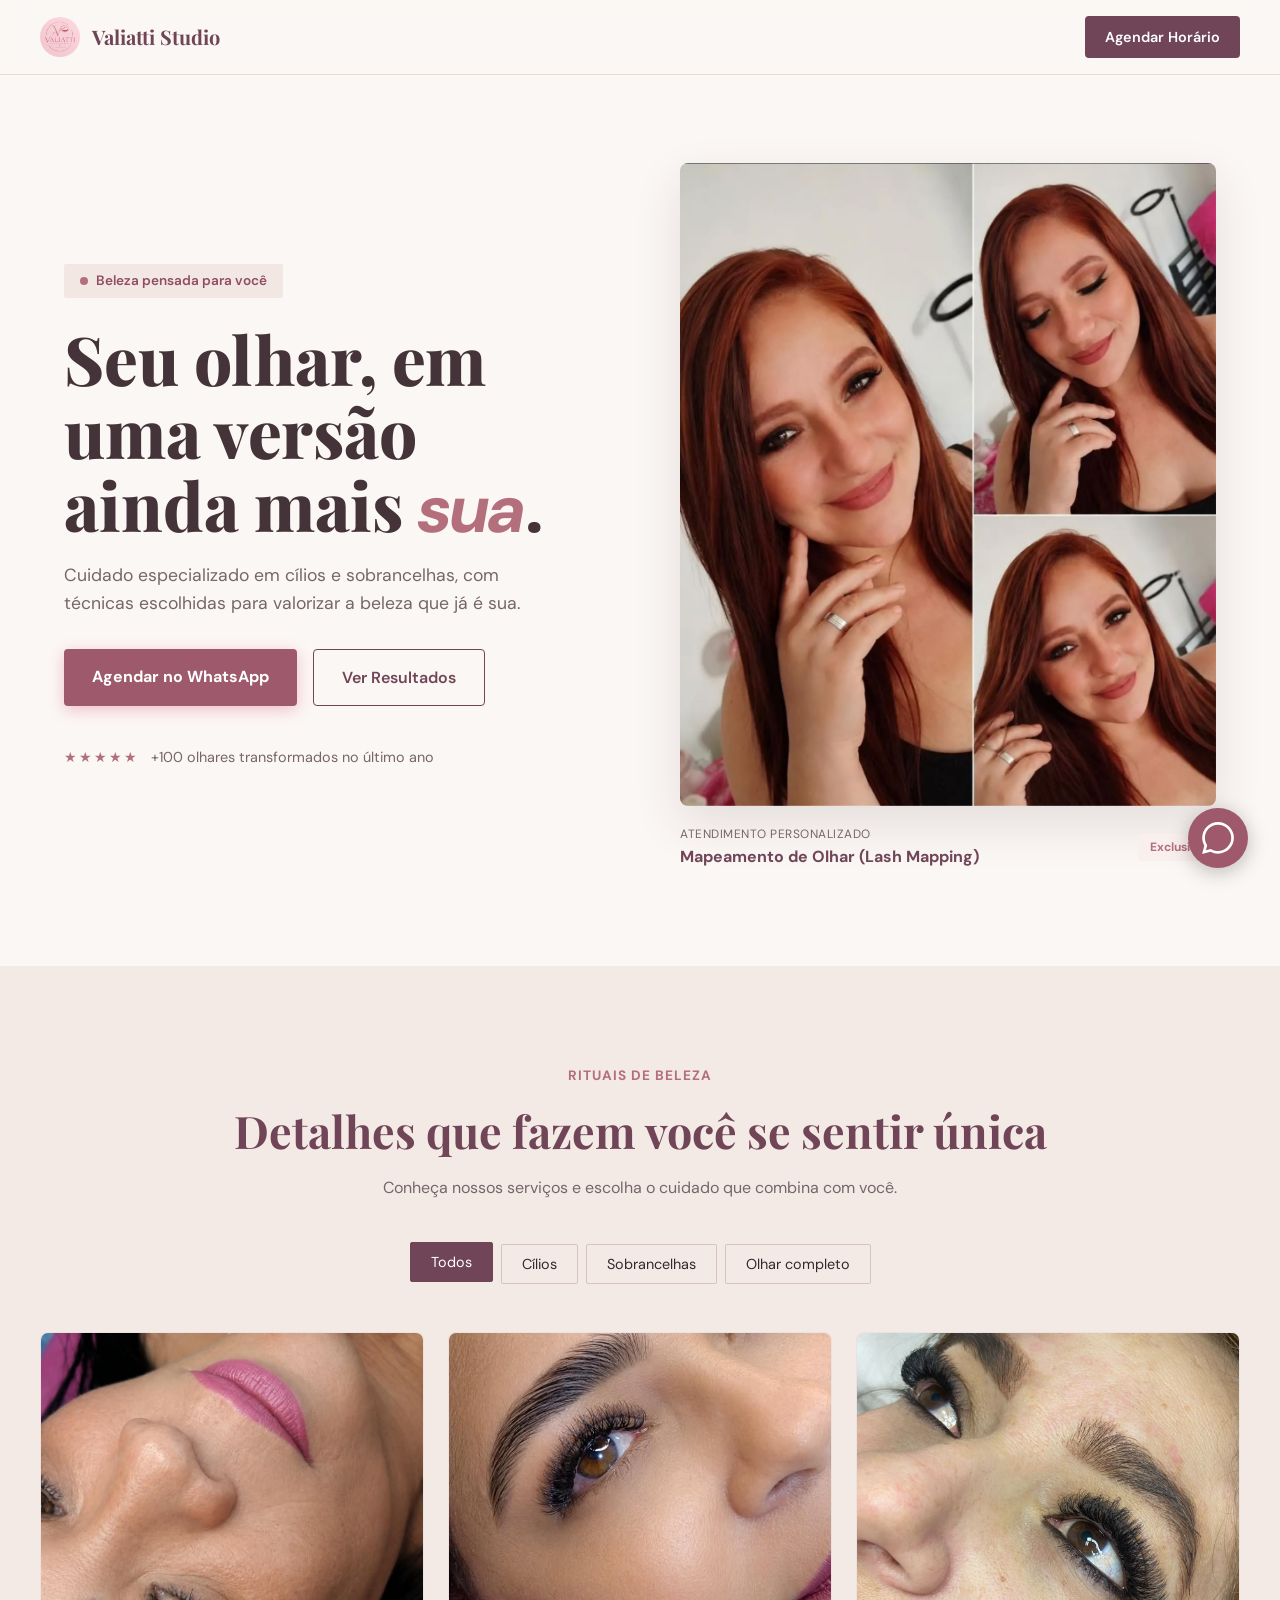
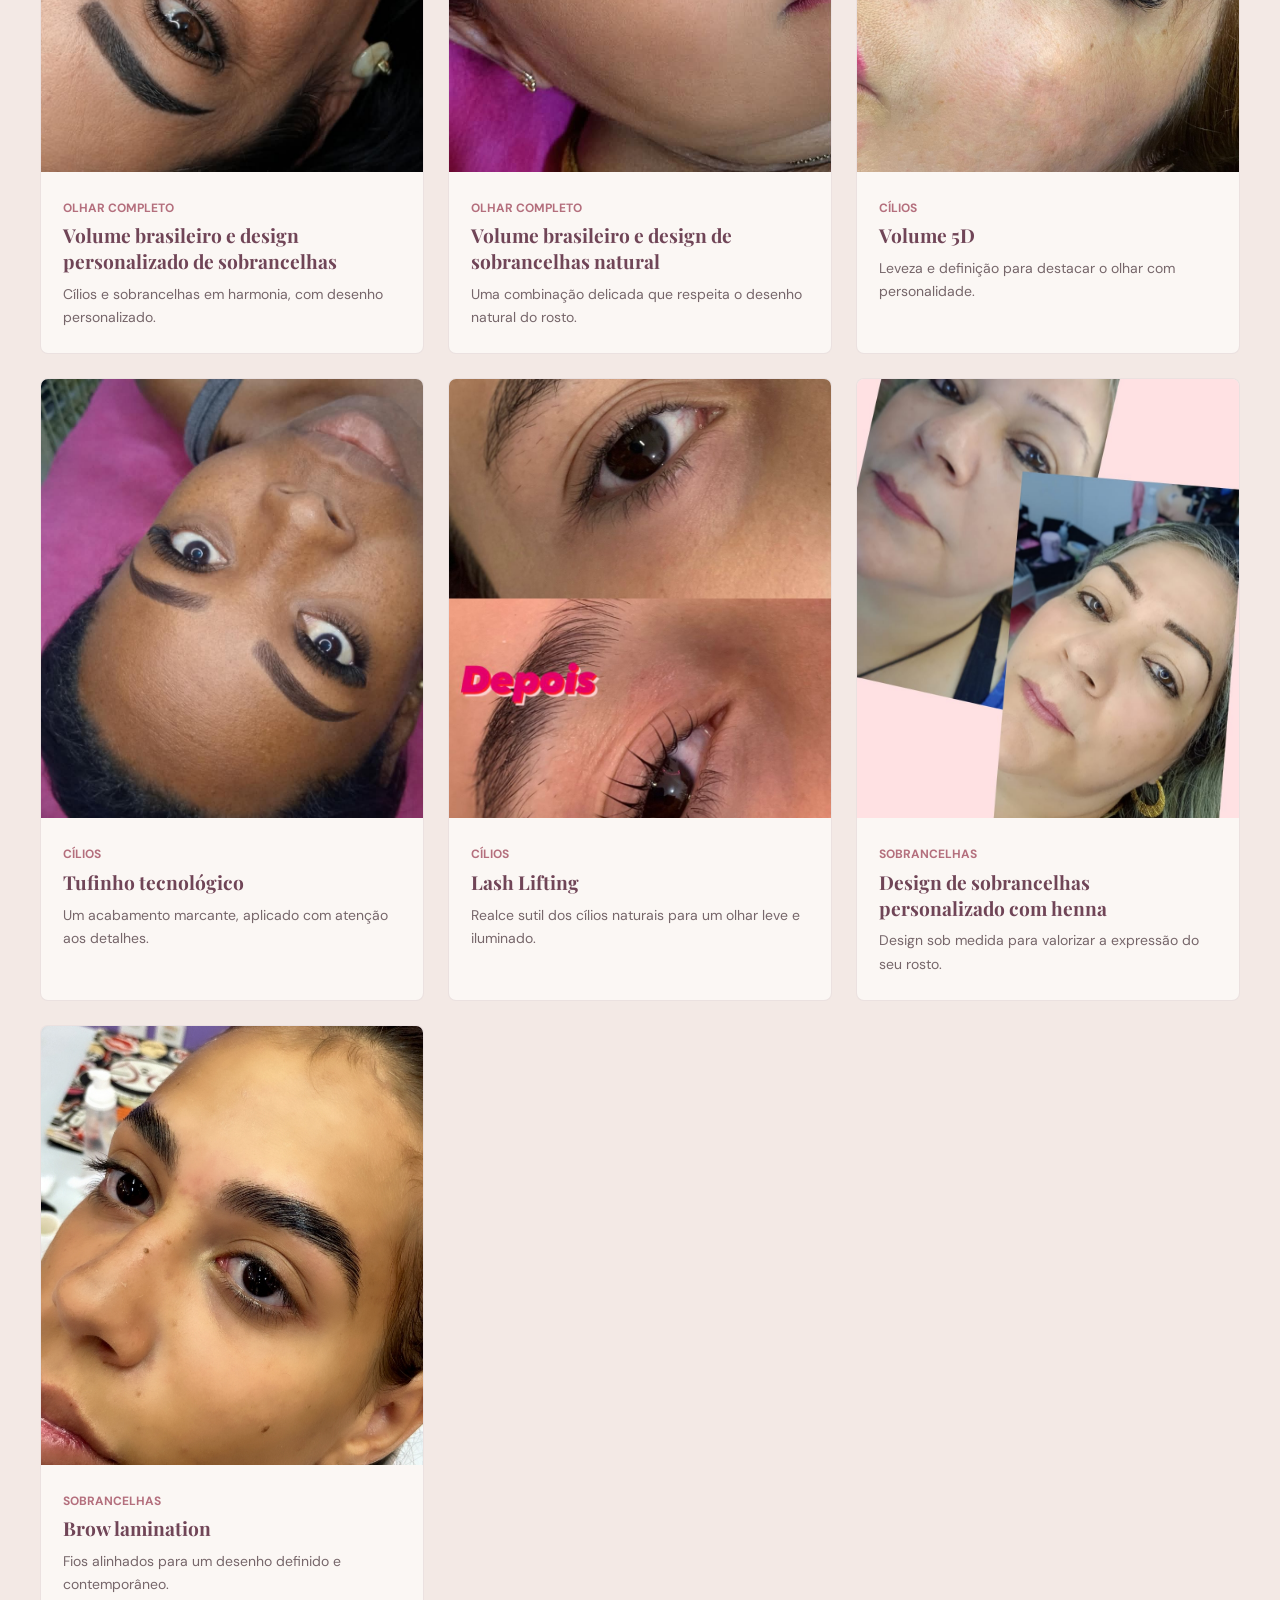
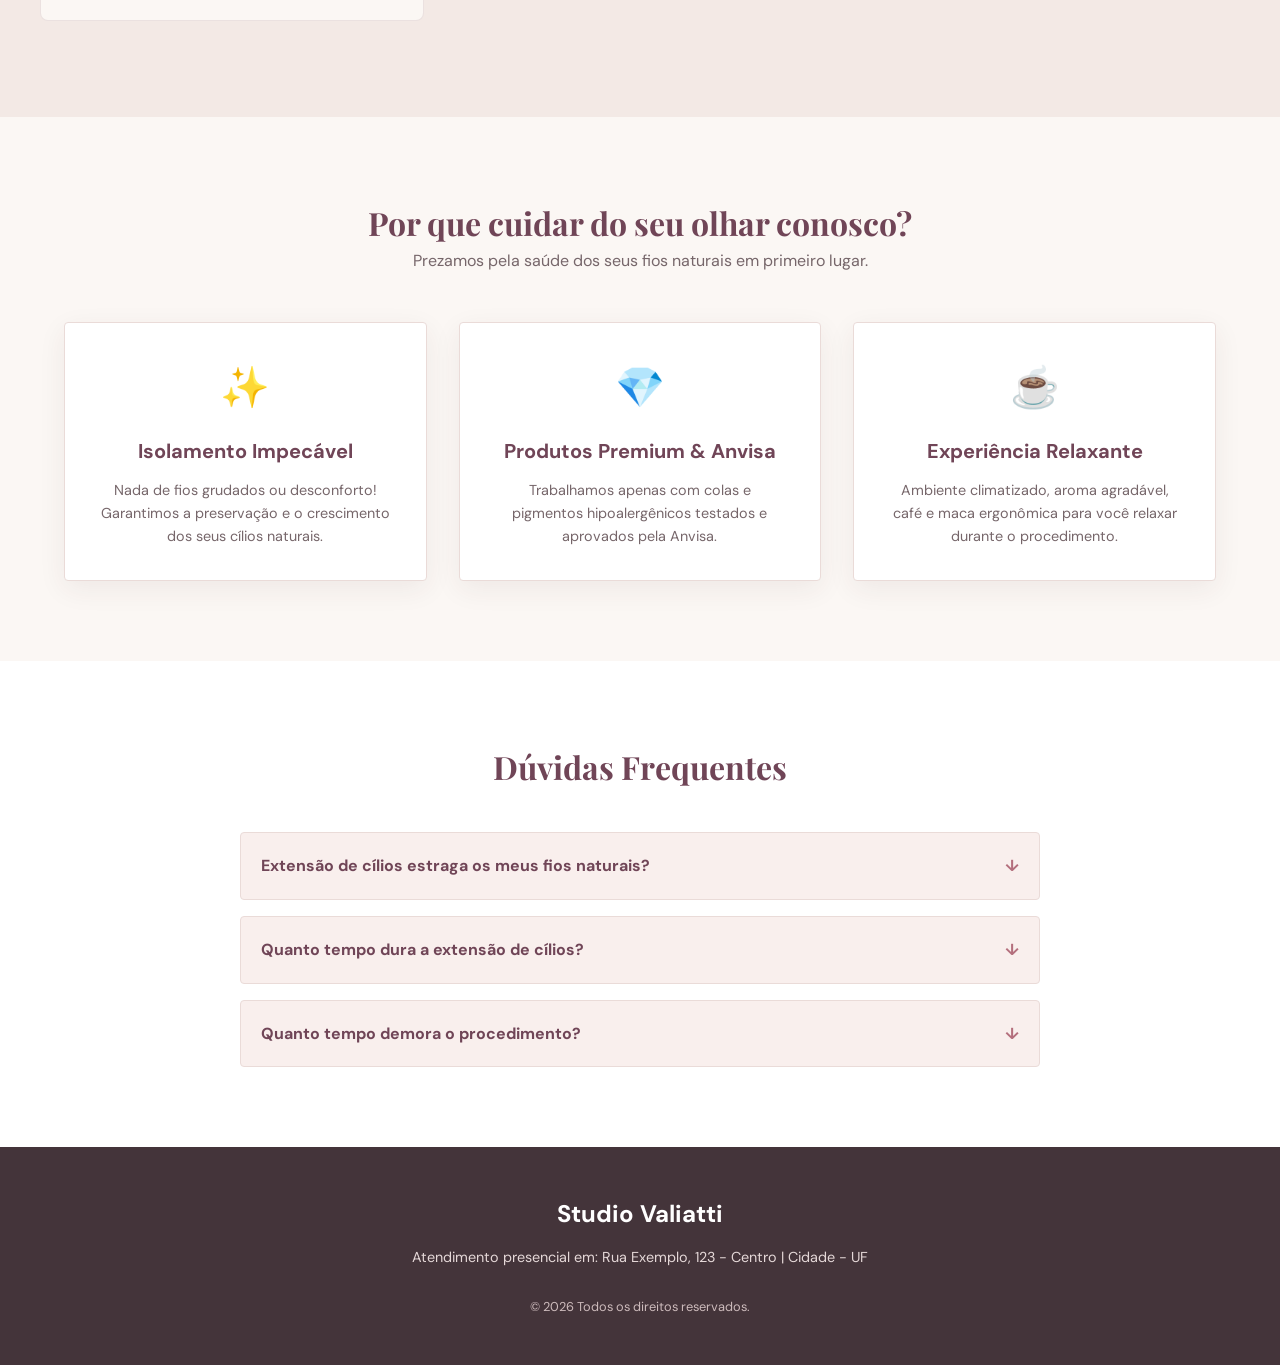
<file: index.html>
<!DOCTYPE html>
<html lang="pt-BR">
<head>
    <meta name="description" content="Realce sua beleza com serviços personalizados para cílios e sobrancelhas no Valiatti Studio.">
    <link rel="preconnect" href="https://fonts.googleapis.com">
    <link rel="preconnect" href="https://fonts.gstatic.com" crossorigin>
    <link href="https://fonts.googleapis.com/css2?family=DM+Sans:wght@400;500;600;700&family=Playfair+Display:ital,wght@0,500;0,600;0,700;1,500;1,600&display=swap" rel="stylesheet">
    <link rel="stylesheet" href="style.css">
    <meta charset="UTF-8">
    <meta name="viewport" content="width=device-width, initial-scale=1.0">
    <title>Estúdio Valiatti | Extensão de Cílios e Sobrancelhas</title>
</head>
<body class="pagina-body">

    <!-- ========================================== -->
    <!-- CABEÇALHO / NAVBAR                         -->
    <!-- ========================================== -->
    <header class="cabecalho-principal">
        <div class="cabecalho-conteudo">
            
            <!-- Logotipo e Nome do Studio -->
            <div class="menu-logo">
                <img class="menu-logo-icone" src="img_lash/logo.jpeg" alt="">
                <span class="menu-logo-texto">Valiatti Studio</span>
            </div>

            <!-- Botão do Topo (Levar para o WhatsApp) -->
            <a href="https://wa.me/5528992525648?text=Olá!%20Gostaria%20de%20agendar%20um%20horário."
               target="_blank"
               rel="noopener noreferrer"
               class="botao-agendar-topo">
               Agendar Horário
            </a>

        </div>
    </header>


    <!-- ========================================== -->
    <!-- HERO SECTION (SEÇÃO PRINCIPAL / DESTAQUE)  -->
    <!-- ========================================== -->
    <section class="secao-hero">
        <div class="hero-conteudo">
            <div class="hero-grid">
                
                <!-- Coluna de Texto e Apresentação -->
                <div class="hero-coluna-texto reveal">
                    
                    <!-- Selo de Destaque -->
                    <span class="hero-selo-destaque">
                        <span class="hero-selo-ponto-indicador"></span>
                        Beleza pensada para você
                    </span>
                    
                    <!-- Titulo Principal -->
                    <h1 class="hero-titulo-principal">
                        Seu olhar, em uma versão ainda mais <span class="hero-titulo-destaque">sua</span>.
                    </h1>
                    
                    <!-- Subtítulo / Descrição -->
                    <p class="hero-descricao">
                        Cuidado especializado em cílios e sobrancelhas, com técnicas escolhidas para valorizar a beleza que já é sua.
                    </p>

                    <!-- Botões de Ação -->
                    <div class="hero-grupo-botoes">
                        <a href="https://wa.me/5528992525648?text=Olá!%20Vim%20pelo%20site%20e%20quero%20agendar%20um%20horário."
                           target="_blank"
                           class="botao-whatsapp-hero">
                            Agendar no WhatsApp
                        </a>
                        
                        <a href="#galeria" 
                           class="botao-portfolio-hero">
                            Ver Resultados
                        </a>
                    </div>

                    <!-- Prova Social -->
                    <div class="hero-prova-social">
                        <div class="hero-estrelas-avaliacao">★★★★★</div>
                        <span class="hero-texto-avaliacao">+100 olhares transformados no último ano</span>
                    </div>

                </div>

                <!-- Coluna da Imagem Principal -->
                <div class="hero-coluna-imagem reveal">
                    <div class="hero-cartao-imagem">
                        <div class="hero-wrapper-foto">
                                   <img src="img_lash/foto.jpg"
                                       alt="Profissional realizando atendimento de extensão de cílios"
                                       fetchpriority="high"
                                 class="hero-foto-principal">
                        </div>
                        
                        <!-- Card Informativo abaixo da imagem -->
                        <div class="hero-rodape-imagem">
                            <div class="hero-info-servico">
                                <p class="hero-info-subtitulo">Atendimento Personalizado</p>
                                <p class="hero-info-titulo">Mapeamento de Olhar (Lash Mapping)</p>
                            </div>
                            <span class="hero-tag-exclusivo">Exclusivo</span>
                        </div>
                    </div>
                </div>

            </div>
        </div>
    </section>


    <!-- ========================================== -->
    <!-- PORTFÓLIO E GALERIA                       -->
    <!-- ========================================== -->
    <section id="galeria" class="secao-galeria">
        <div class="galeria-conteudo">
            
            <!-- Cabeçalho da Seção -->
            <div class="galeria-cabecalho reveal">
                <span class="galeria-tag-secao">Rituais de beleza</span>
                <h2 class="galeria-titulo-secao">Detalhes que fazem você se sentir única</h2>
                <p class="galeria-subtitulo-secao">Conheça nossos serviços e escolha o cuidado que combina com você.</p>
            </div>

            <!-- Botões de Filtro das Categorias -->
            <div class="galeria-botoes-filtro reveal" role="group" aria-label="Filtrar serviços">
                <button type="button" data-filter="all" id="btn-all" class="botao-filtro item-ativo" aria-pressed="true">Todos</button>
                <button type="button" data-filter="cilios" id="btn-cilios" class="botao-filtro" aria-pressed="false">Cílios</button>
                <button type="button" data-filter="sobrancelhas" id="btn-sobrancelhas" class="botao-filtro" aria-pressed="false">Sobrancelhas</button>
                <button type="button" data-filter="combinados" id="btn-combinados" class="botao-filtro" aria-pressed="false">Olhar completo</button>
            </div>

            <!-- Grid de Fotos do Portfólio -->
            <div class="galeria-grid">
                <article class="cartao-galeria combinados reveal">
                    <div class="wrapper-imagem-galeria">
                        <img src="img_lash/Volume brasileiro e design personalizado de sobrancelhas.jpeg" alt="Volume brasileiro com design personalizado de sobrancelhas" class="foto-galeria" loading="lazy">
                    </div>
                    <div class="conteudo-cartao-galeria">
                        <span class="categoria-cartao">Olhar completo</span>
                        <h3 class="titulo-cartao">Volume brasileiro e design personalizado de sobrancelhas</h3>
                        <p class="descricao-cartao">Cílios e sobrancelhas em harmonia, com desenho personalizado.</p>
                    </div>
                </article>

                <article class="cartao-galeria combinados reveal">
                    <div class="wrapper-imagem-galeria">
                        <img src="img_lash/Volume brasileiro e design de sobrancelhas natural.jpeg" alt="Volume brasileiro com design natural de sobrancelhas" class="foto-galeria" loading="lazy">
                    </div>
                    <div class="conteudo-cartao-galeria">
                        <span class="categoria-cartao">Olhar completo</span>
                        <h3 class="titulo-cartao">Volume brasileiro e design de sobrancelhas natural</h3>
                        <p class="descricao-cartao">Uma combinação delicada que respeita o desenho natural do rosto.</p>
                    </div>
                </article>

                <article class="cartao-galeria cilios reveal">
                    <div class="wrapper-imagem-galeria">
                        <img src="img_lash/Volume 5D.jpeg" alt="Resultado do serviço Volume 5D" class="foto-galeria" loading="lazy">
                    </div>
                    <div class="conteudo-cartao-galeria">
                        <span class="categoria-cartao">Cílios</span>
                        <h3 class="titulo-cartao">Volume 5D</h3>
                        <p class="descricao-cartao">Leveza e definição para destacar o olhar com personalidade.</p>
                    </div>
                </article>

                <article class="cartao-galeria cilios reveal">
                    <div class="wrapper-imagem-galeria">
                        <img src="img_lash/Tufinho tecnológico.jpeg" alt="Resultado do serviço Tufinho tecnológico" class="foto-galeria" loading="lazy">
                    </div>
                    <div class="conteudo-cartao-galeria">
                        <span class="categoria-cartao">Cílios</span>
                        <h3 class="titulo-cartao">Tufinho tecnológico</h3>
                        <p class="descricao-cartao">Um acabamento marcante, aplicado com atenção aos detalhes.</p>
                    </div>
                </article>

                <article class="cartao-galeria cilios reveal">
                    <div class="wrapper-imagem-galeria">
                        <img src="img_lash/Lash Lifting.jpg" alt="Resultado de Lash Lifting" class="foto-galeria" loading="lazy">
                    </div>
                    <div class="conteudo-cartao-galeria">
                        <span class="categoria-cartao">Cílios</span>
                        <h3 class="titulo-cartao">Lash Lifting</h3>
                        <p class="descricao-cartao">Realce sutil dos cílios naturais para um olhar leve e iluminado.</p>
                    </div>
                </article>

                <article class="cartao-galeria sobrancelhas reveal">
                    <div class="wrapper-imagem-galeria">
                        <img src="img_lash/Design de sobrancelhas personalizado com henna.jpg" alt="Design de sobrancelhas personalizado com henna" class="foto-galeria" loading="lazy">
                    </div>
                    <div class="conteudo-cartao-galeria">
                        <span class="categoria-cartao">Sobrancelhas</span>
                        <h3 class="titulo-cartao">Design de sobrancelhas personalizado com henna</h3>
                        <p class="descricao-cartao">Design sob medida para valorizar a expressão do seu rosto.</p>
                    </div>
                </article>

                <article class="cartao-galeria sobrancelhas reveal">
                    <div class="wrapper-imagem-galeria">
                        <img src="img_lash/Brow lamination.jpg" alt="Resultado de Brow Lamination" class="foto-galeria" loading="lazy">
                    </div>
                    <div class="conteudo-cartao-galeria">
                        <span class="categoria-cartao">Sobrancelhas</span>
                        <h3 class="titulo-cartao">Brow lamination</h3>
                        <p class="descricao-cartao">Fios alinhados para um desenho definido e contemporâneo.</p>
                    </div>
                </article>
            </div>
        </div>
    </section>


    <!-- ========================================== -->
    <!-- DIFERENCIAIS / POR QUE NOS ESCOLHER        -->
    <!-- ========================================== -->
    <section class="secao-diferenciais">
        <div class="diferenciais-conteudo">
            
            <div class="diferenciais-cabecalho">
                <h2 class="diferenciais-titulo">Por que cuidar do seu olhar conosco?</h2>
                <p class="diferenciais-subtitulo">Prezamos pela saúde dos seus fios naturais em primeiro lugar.</p>
            </div>

            <!-- Grid com os Diferenciais -->
            <div class="diferenciais-grid">
                
                <!-- Card Diferencial 1 -->
                <div class="cartao-diferencial reveal">
                    <div class="icone-diferencial">✨</div>
                    <h3 class="titulo-diferencial">Isolamento Impecável</h3>
                    <p class="descricao-diferencial">Nada de fios grudados ou desconforto! Garantimos a preservação e o crescimento dos seus cílios naturais.</p>
                </div>

                <!-- Card Diferencial 2 -->
                <div class="cartao-diferencial reveal">
                    <div class="icone-diferencial">💎</div>
                    <h3 class="titulo-diferencial">Produtos Premium & Anvisa</h3>
                    <p class="descricao-diferencial">Trabalhamos apenas com colas e pigmentos hipoalergênicos testados e aprovados pela Anvisa.</p>
                </div>

                <!-- Card Diferencial 3 -->
                <div class="cartao-diferencial reveal">
                    <div class="icone-diferencial">☕</div>
                    <h3 class="titulo-diferencial">Experiência Relaxante</h3>
                        <p class="descricao-diferencial">Ambiente climatizado, aroma agradável, café e maca ergonômica para você relaxar durante o procedimento.</p>
                </div>

            </div>
        </div>
    </section>


    <!-- ========================================== -->
    <!-- DÚVIDAS FREQUENTES (FAQ)                  -->
    <!-- ========================================== -->
    <section class="secao-faq">
        <div class="faq-conteudo">
            <h2 class="faq-titulo-secao">Dúvidas Frequentes</h2>
            
            <div class="faq-lista">
                
                <!-- Item FAQ 1 -->
                <details class="faq-item reveal">
                    <summary class="faq-pergunta">
                        <span>Extensão de cílios estraga os meus fios naturais?</span>
                        <span class="faq-icone-seta">↓</span>
                    </summary>
                    <p class="faq-resposta">
                        Não! Quando a extensão é feita com isolamento correto, peso adequado e por uma profissional qualificada, seus fios naturais continuam crescendo e se renovando normalmente.
                    </p>
                </details>

                <!-- Item FAQ 2 -->
                <details class="faq-item reveal">
                    <summary class="faq-pergunta">
                        <span>Quanto tempo dura a extensão de cílios?</span>
                        <span class="faq-icone-seta">↓</span>
                    </summary>
                    <p class="faq-resposta">
                        A manutenção é recomendada a cada 15 a 21 dias para manter o preenchimento bonito, acompanhando o ciclo de crescimento dos seus fios naturais.
                    </p>
                </details>

                <!-- Item FAQ 3 -->
                <details class="faq-item reveal">
                    <summary class="faq-pergunta">
                        <span>Quanto tempo demora o procedimento?</span>
                        <span class="faq-icone-seta">↓</span>
                    </summary>
                    <p class="faq-resposta">
                        O procedimento inicial dura cerca de 1h30 a 2h, dependendo da técnica escolhida. O design de sobrancelhas dura cerca de 30 a 45 minutos.
                    </p>
                </details>

            </div>
        </div>
    </section>


    <!-- ========================================== -->
    <!-- RODAPÉ                                     -->
    <!-- ========================================== -->
    <footer class="rodape-principal">
        <div class="rodape-conteudo">
            <p class="rodape-nome-marca">Studio Valiatti</p>
            <p class="rodape-endereco">Atendimento presencial em: Rua Exemplo, 123 - Centro | Cidade - UF</p>
            <p class="rodape-direitos">© 2026 Todos os direitos reservados.</p>
        </div>
    </footer>


    <!-- ========================================== -->
    <!-- BOTÃO FLUTUANTE DO WHATSAPP               -->
    <!-- ========================================== -->
    <a href="https://wa.me/5528992525648?text=Olá!%20Vim%20pelo%20site%20e%20gostaria%20de%20consultar%20os%20horários%20disponíveis."
    target="_blank"
    rel="noopener noreferrer"
    aria-label="Agendar via WhatsApp"
       class="botao-flutuante-whatsapp">
    <svg class="icone-whatsapp-svg" viewBox="0 0 24 24" aria-hidden="true" focusable="false">
           <path d="M.057 24l1.687-6.163c-1.041-1.804-1.588-3.849-1.587-5.946.003-6.556 5.338-11.891 11.893-11.891 3.181.001 6.167 1.24 8.413 3.488 2.245 2.248 3.481 5.236 3.48 8.414-.003 6.557-5.338 11.892-11.893 11.892-1.99-.001-3.951-.5-5.688-1.448l-6.305 1.654zm6.597-3.807c1.676.995 3.276 1.591 5.392 1.592 5.448 0 9.886-4.434 9.889-9.885.002-5.462-4.415-9.89-9.881-9.892-5.452 0-9.887 4.434-9.889 9.884-.001 2.225.651 3.891 1.746 5.634l-.999 3.648 3.742-.981z"/>
       </svg>
    </a>

    <script src="script.js" defer></script>
</body>
</html>
</file>
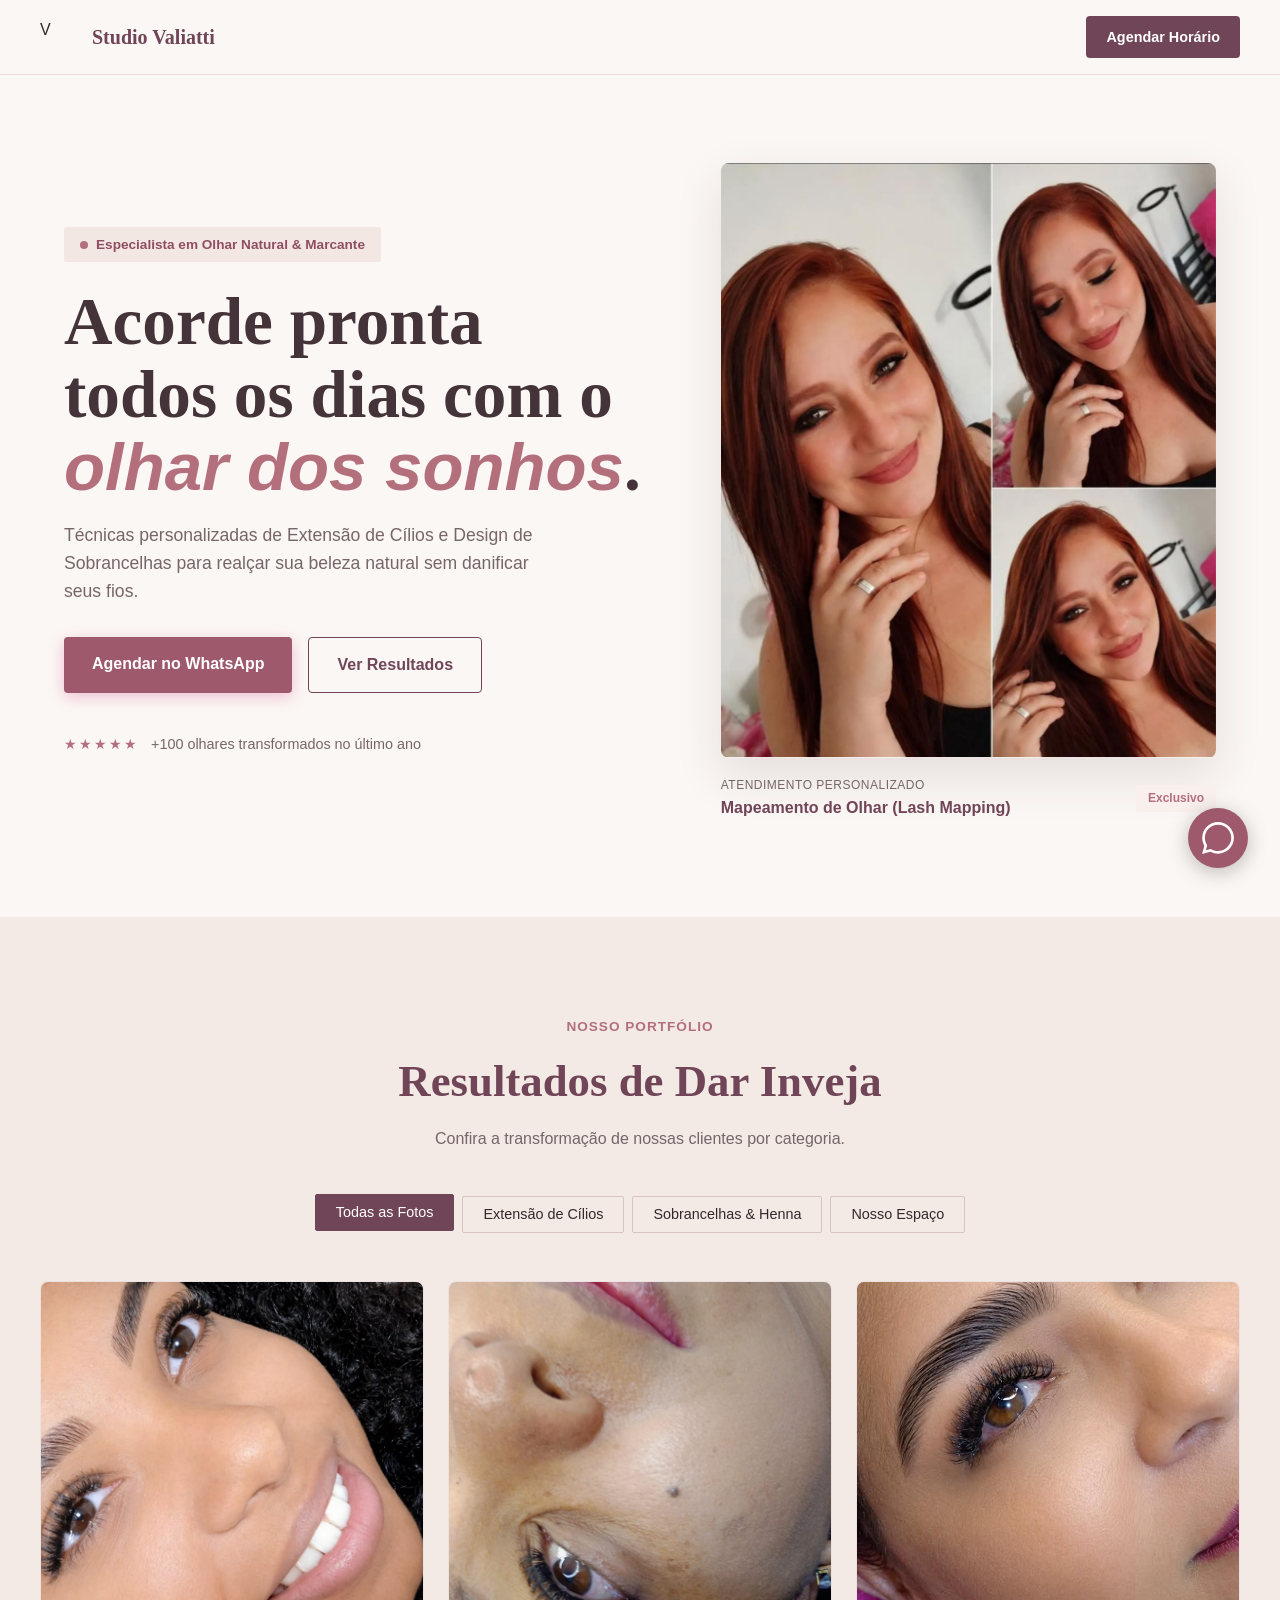
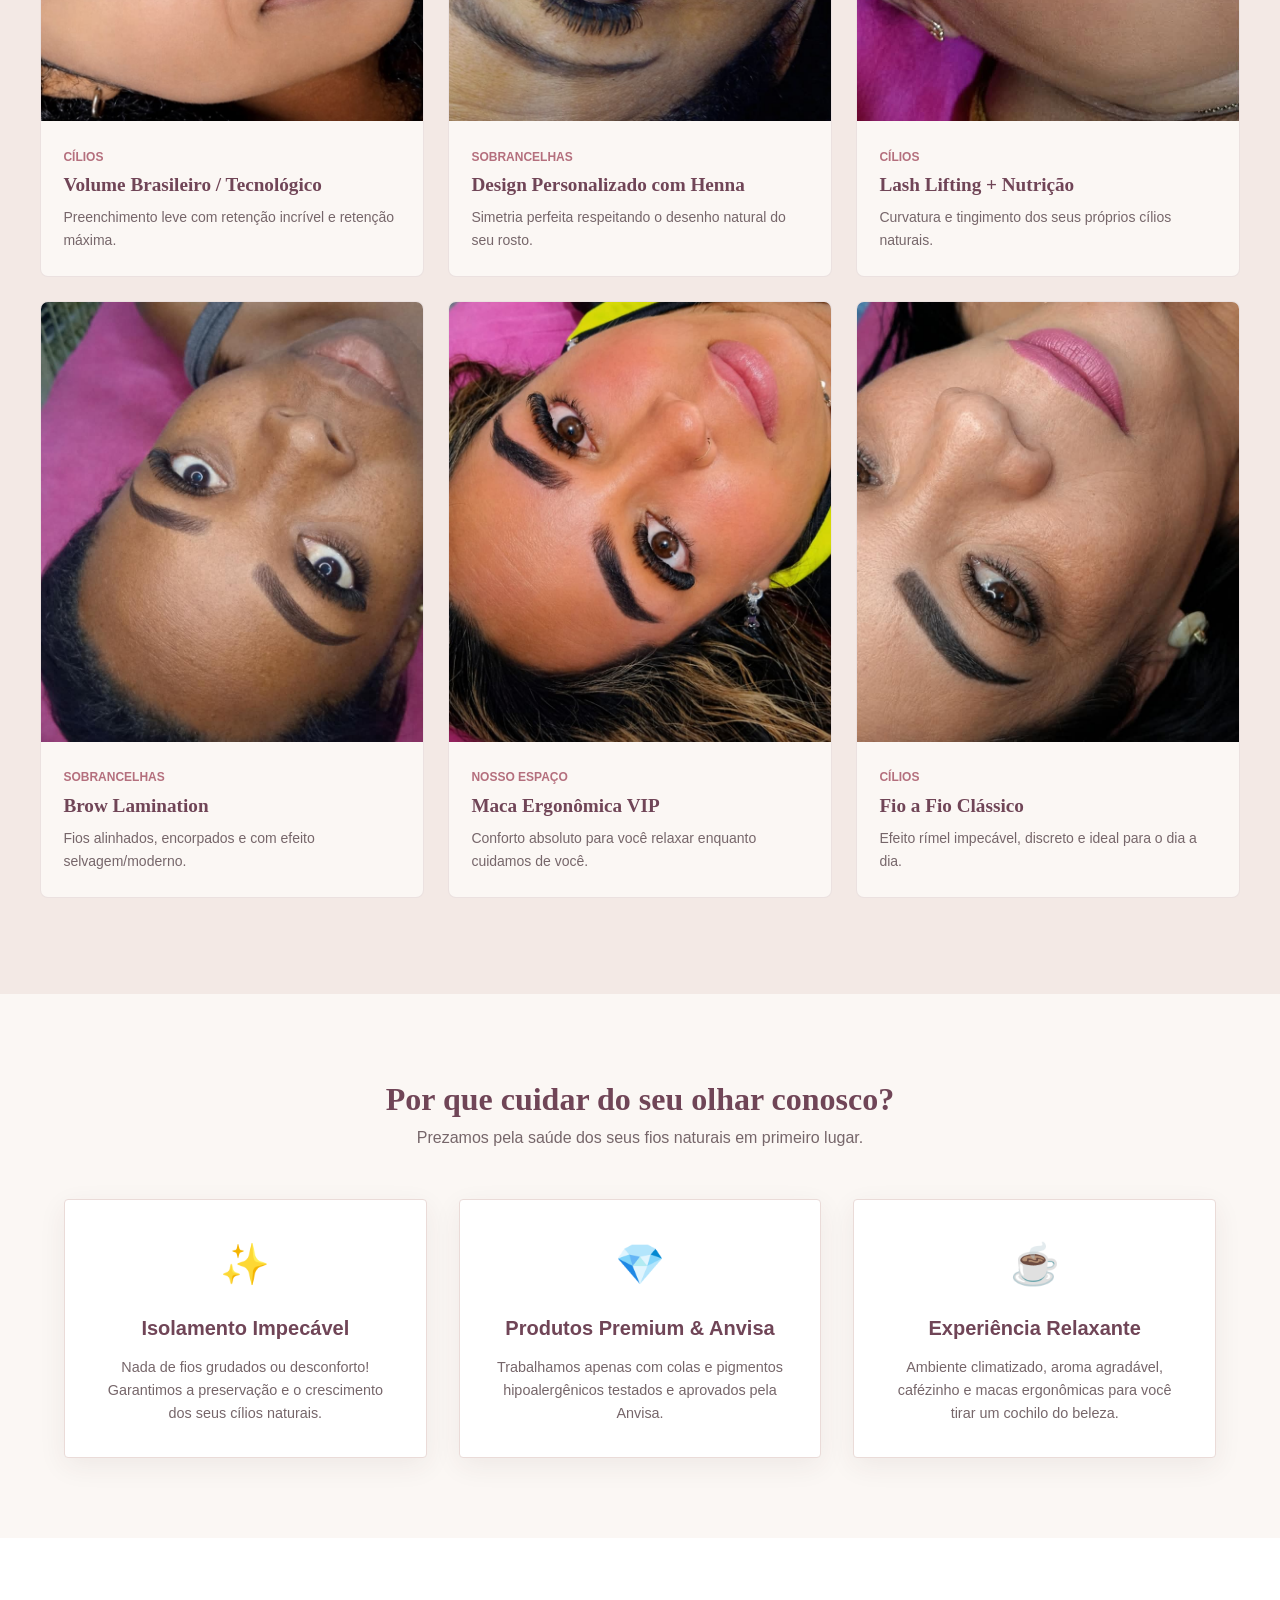
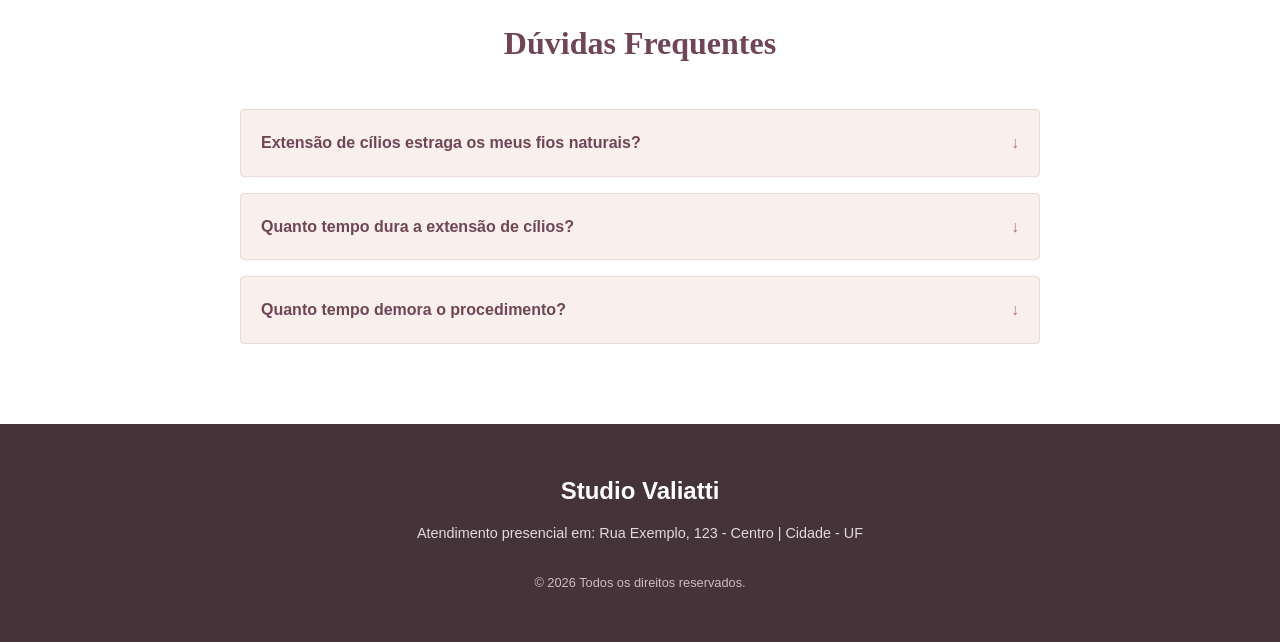
<file: lash2.html>
<!DOCTYPE html>
<html lang="pt-BR" class="scroll-smooth">
<head>
    <link rel="stylesheet" href="style.css">
    <meta charset="UTF-8">
    <meta name="viewport" content="width=device-width, initial-scale=1.0">
    <title>Estúdio Valiatti | Extensão de Cílios e Sobrancelhas</title>
</head>
<body class="pagina-body">

    <!-- ========================================== -->
    <!-- CABEÇALHO / NAVBAR                         -->
    <!-- ========================================== -->
    <header class="cabecalho-principal">
        <div class="cabecalho-conteudo">
            
            <!-- Logotipo e Nome do Studio -->
            <div class="menu-logo">
                <div class="menu-logo-icone">V</div>
                <span class="menu-logo-texto">Studio Valiatti</span>
            </div>

            <!-- Botão do Topo (Levar para o WhatsApp) -->
            <a href="https://wa.me/5500000000000?text=Olá!%20Gostaria%20de%20agendar%20um%20horário." 
               target="_blank" 
               class="botao-agendar-topo">
               Agendar Horário
            </a>

        </div>
    </header>


    <!-- ========================================== -->
    <!-- HERO SECTION (SEÇÃO PRINCIPAL / DESTAQUE)  -->
    <!-- ========================================== -->
    <section class="secao-hero">
        <div class="hero-conteudo">
            <div class="hero-grid">
                
                <!-- Coluna de Texto e Apresentação -->
                <div class="hero-coluna-texto">
                    
                    <!-- Selo de Destaque -->
                    <span class="hero-selo-destaque">
                        <span class="hero-selo-ponto-indicador"></span>
                        Especialista em Olhar Natural & Marcante
                    </span>
                    
                    <!-- Titulo Principal -->
                    <h1 class="hero-titulo-principal">
                        Acorde pronta todos os dias com o <span class="hero-titulo-destaque">olhar dos sonhos</span>.
                    </h1>
                    
                    <!-- Subtítulo / Descrição -->
                    <p class="hero-descricao">
                        Técnicas personalizadas de Extensão de Cílios e Design de Sobrancelhas para realçar sua beleza natural sem danificar seus fios.
                    </p>

                    <!-- Botões de Ação -->
                    <div class="hero-grupo-botoes">
                        <a href="https://wa.me/5500000000000?text=Olá!%20Vim%20pelo%20site%20e%20quero%20agendar%20um%20horário." 
                           target="_blank"
                           class="botao-whatsapp-hero">
                            Agendar no WhatsApp
                        </a>
                        
                        <a href="#galeria" 
                           class="botao-portfolio-hero">
                            Ver Resultados
                        </a>
                    </div>

                    <!-- Prova Social -->
                    <div class="hero-prova-social">
                        <div class="hero-estrelas-avaliacao">★★★★★</div>
                        <span class="hero-texto-avaliacao">+100 olhares transformados no último ano</span>
                    </div>

                </div>

                <!-- Coluna da Imagem Principal -->
                <div class="hero-coluna-imagem">
                    <div class="hero-cartao-imagem">
                        <div class="hero-wrapper-foto">
                            <img src="img_lash/foto.jpg" 
                                 alt="Atendimento Profissional" 
                                 class="hero-foto-principal">
                        </div>
                        
                        <!-- Card Informativo abaixo da imagem -->
                        <div class="hero-rodape-imagem">
                            <div class="hero-info-servico">
                                <p class="hero-info-subtitulo">Atendimento Personalizado</p>
                                <p class="hero-info-titulo">Mapeamento de Olhar (Lash Mapping)</p>
                            </div>
                            <span class="hero-tag-exclusivo">Exclusivo</span>
                        </div>
                    </div>
                </div>

            </div>
        </div>
    </section>


    <!-- ========================================== -->
    <!-- PORTFÓLIO E GALERIA                       -->
    <!-- ========================================== -->
    <section id="galeria" class="secao-galeria">
        <div class="galeria-conteudo">
            
            <!-- Cabeçalho da Seção -->
            <div class="galeria-cabecalho">
                <span class="galeria-tag-secao">Nosso Portfólio</span>
                <h2 class="galeria-titulo-secao">Resultados de Dar Inveja</h2>
                <p class="galeria-subtitulo-secao">Confira a transformação de nossas clientes por categoria.</p>
            </div>

            <!-- Botões de Filtro das Categorias -->
            <div class="galeria-botoes-filtro">
                <button onclick="filterGallery('all')" id="btn-all" class="botao-filtro item-ativo">Todas as Fotos</button>
                <button onclick="filterGallery('cilios')" id="btn-cilios" class="botao-filtro">Extensão de Cílios</button>
                <button onclick="filterGallery('sobrancelhas')" id="btn-sobrancelhas" class="botao-filtro">Sobrancelhas & Henna</button>
                <button onclick="filterGallery('estudio')" id="btn-estudio" class="botao-filtro">Nosso Espaço</button>
            </div>

            <!-- Grid de Fotos do Portfólio -->
            <div class="galeria-grid">
                
                <!-- Card 1: Cílios -->
                <div class="cartao-galeria cilios">
                    <div class="wrapper-imagem-galeria">
                        <img src="img_lash/img1.jpeg" alt="Volume Brasileiro" class="foto-galeria">
                    </div>
                    <div class="conteudo-cartao-galeria">
                        <span class="categoria-cartao">Cílios</span>
                        <h3 class="titulo-cartao">Volume Brasileiro / Tecnológico</h3>
                        <p class="descricao-cartao">Preenchimento leve com retenção incrível e retenção máxima.</p>
                    </div>
                </div>

                <!-- Card 2: Sobrancelhas -->
                <div class="cartao-galeria sobrancelhas">
                    <div class="wrapper-imagem-galeria">
                        <img src="img_lash/img2.jpeg" alt="Design de Sobrancelhas" class="foto-galeria">
                    </div>
                    <div class="conteudo-cartao-galeria">
                        <span class="categoria-cartao">Sobrancelhas</span>
                        <h3 class="titulo-cartao">Design Personalizado com Henna</h3>
                        <p class="descricao-cartao">Simetria perfeita respeitando o desenho natural do seu rosto.</p>
                    </div>
                </div>

                <!-- Card 3: Cílios -->
                <div class="cartao-galeria cilios">
                    <div class="wrapper-imagem-galeria">
                        <img src="img_lash/img3.jpeg" alt="Lash Lifting" class="foto-galeria">
                    </div>
                    <div class="conteudo-cartao-galeria">
                        <span class="categoria-cartao">Cílios</span>
                        <h3 class="titulo-cartao">Lash Lifting + Nutrição</h3>
                        <p class="descricao-cartao">Curvatura e tingimento dos seus próprios cílios naturais.</p>
                    </div>
                </div>

                <!-- Card 4: Sobrancelhas -->
                <div class="cartao-galeria sobrancelhas">
                    <div class="wrapper-imagem-galeria">
                        <img src="img_lash/img4.jpeg" alt="Brow Lamination" class="foto-galeria">
                    </div>
                    <div class="conteudo-cartao-galeria">
                        <span class="categoria-cartao">Sobrancelhas</span>
                        <h3 class="titulo-cartao">Brow Lamination</h3>
                        <p class="descricao-cartao">Fios alinhados, encorpados e com efeito selvagem/moderno.</p>
                    </div>
                </div>

                <!-- Card 5: Nosso Espaço -->
                <div class="cartao-galeria estudio">
                    <div class="wrapper-imagem-galeria">
                        <img src="img_lash/img5.jpeg" alt="Maca Confortável" class="foto-galeria">
                    </div>
                    <div class="conteudo-cartao-galeria">
                        <span class="categoria-cartao">Nosso Espaço</span>
                        <h3 class="titulo-cartao">Maca Ergonômica VIP</h3>
                        <p class="descricao-cartao">Conforto absoluto para você relaxar enquanto cuidamos de você.</p>
                    </div>
                </div>

                <!-- Card 6: Cílios -->
                <div class="cartao-galeria cilios">
                    <div class="wrapper-imagem-galeria">
                        <img src="img_lash/img6.jpeg" alt="Fio a Fio Clássico" class="foto-galeria">
                    </div>
                    <div class="conteudo-cartao-galeria">
                        <span class="categoria-cartao">Cílios</span>
                        <h3 class="titulo-cartao">Fio a Fio Clássico</h3>
                        <p class="descricao-cartao">Efeito rímel impecável, discreto e ideal para o dia a dia.</p>
                    </div>
                </div>

            </div>
        </div>
    </section>


    <!-- ========================================== -->
    <!-- DIFERENCIAIS / POR QUE NOS ESCOLHER        -->
    <!-- ========================================== -->
    <section class="secao-diferenciais">
        <div class="diferenciais-conteudo">
            
            <div class="diferenciais-cabecalho">
                <h2 class="diferenciais-titulo">Por que cuidar do seu olhar conosco?</h2>
                <p class="diferenciais-subtitulo">Prezamos pela saúde dos seus fios naturais em primeiro lugar.</p>
            </div>

            <!-- Grid com os Diferenciais -->
            <div class="diferenciais-grid">
                
                <!-- Card Diferencial 1 -->
                <div class="cartao-diferencial">
                    <div class="icone-diferencial">✨</div>
                    <h3 class="titulo-diferencial">Isolamento Impecável</h3>
                    <p class="descricao-diferencial">Nada de fios grudados ou desconforto! Garantimos a preservação e o crescimento dos seus cílios naturais.</p>
                </div>

                <!-- Card Diferencial 2 -->
                <div class="cartao-diferencial">
                    <div class="icone-diferencial">💎</div>
                    <h3 class="titulo-diferencial">Produtos Premium & Anvisa</h3>
                    <p class="descricao-diferencial">Trabalhamos apenas com colas e pigmentos hipoalergênicos testados e aprovados pela Anvisa.</p>
                </div>

                <!-- Card Diferencial 3 -->
                <div class="cartao-diferencial">
                    <div class="icone-diferencial">☕</div>
                    <h3 class="titulo-diferencial">Experiência Relaxante</h3>
                    <p class="descricao-diferencial">Ambiente climatizado, aroma agradável, cafézinho e macas ergonômicas para você tirar um cochilo do beleza.</p>
                </div>

            </div>
        </div>
    </section>


    <!-- ========================================== -->
    <!-- DÚVIDAS FREQUENTES (FAQ)                  -->
    <!-- ========================================== -->
    <section class="secao-faq">
        <div class="faq-conteudo">
            <h2 class="faq-titulo-secao">Dúvidas Frequentes</h2>
            
            <div class="faq-lista">
                
                <!-- Item FAQ 1 -->
                <details class="faq-item">
                    <summary class="faq-pergunta">
                        <span>Extensão de cílios estraga os meus fios naturais?</span>
                        <span class="faq-icone-seta">↓</span>
                    </summary>
                    <p class="faq-resposta">
                        Não! Quando a extensão é feita com isolamento correto, peso adequado e por uma profissional qualificada, seus fios naturais continuam crescendo e se renovando normalmente.
                    </p>
                </details>

                <!-- Item FAQ 2 -->
                <details class="faq-item">
                    <summary class="faq-pergunta">
                        <span>Quanto tempo dura a extensão de cílios?</span>
                        <span class="faq-icone-seta">↓</span>
                    </summary>
                    <p class="faq-resposta">
                        A manutenção é recomendada a cada 15 a 21 dias para manter o preenchimento bonito, acompanhando o ciclo de crescimento dos seus fios naturais.
                    </p>
                </details>

                <!-- Item FAQ 3 -->
                <details class="faq-item">
                    <summary class="faq-pergunta">
                        <span>Quanto tempo demora o procedimento?</span>
                        <span class="faq-icone-seta">↓</span>
                    </summary>
                    <p class="faq-resposta">
                        O procedimento inicial dura cerca de 1h30 a 2h, dependendo da técnica escolhida. O design de sobrancelhas dura cerca de 30 a 45 minutos.
                    </p>
                </details>

            </div>
        </div>
    </section>


    <!-- ========================================== -->
    <!-- RODAPÉ                                     -->
    <!-- ========================================== -->
    <footer class="rodape-principal">
        <div class="rodape-conteudo">
            <p class="rodape-nome-marca">Studio Valiatti</p>
            <p class="rodape-endereco">Atendimento presencial em: Rua Exemplo, 123 - Centro | Cidade - UF</p>
            <p class="rodape-direitos">© 2026 Todos os direitos reservados.</p>
        </div>
    </footer>


    <!-- ========================================== -->
    <!-- BOTÃO FLUTUANTE DO WHATSAPP               -->
    <!-- ========================================== -->
    <a href="https://wa.me/5500000000000?text=Olá!%20Vim%20pelo%20site%20e%20gostaria%20de%20consultar%20os%20horários%20disponíveis." 
       target="_blank" 
       aria-label="Agendar via WhatsApp"
       class="botao-flutuante-whatsapp">
       <svg class="icone-whatsapp-svg" viewBox="0 0 24 24">
           <path d="M.057 24l1.687-6.163c-1.041-1.804-1.588-3.849-1.587-5.946.003-6.556 5.338-11.891 11.893-11.891 3.181.001 6.167 1.24 8.413 3.488 2.245 2.248 3.481 5.236 3.48 8.414-.003 6.557-5.338 11.892-11.893 11.892-1.99-.001-3.951-.5-5.688-1.448l-6.305 1.654zm6.597-3.807c1.676.995 3.276 1.591 5.392 1.592 5.448 0 9.886-4.434 9.889-9.885.002-5.462-4.415-9.89-9.881-9.892-5.452 0-9.887 4.434-9.889 9.884-.001 2.225.651 3.891 1.746 5.634l-.999 3.648 3.742-.981z"/>
       </svg>
    </a>

</body>
</html>
</file>
<file: style.css>
/* ========================================== */
/* VARIÁVEIS E CONFIGURAÇÕES GERAIS           */
/* ========================================== */
:root {
    --cor-primaria: #704557;
    --cor-secundaria: #b46f7d;
    --cor-secundaria-hover: #8f4e61;
    --cor-fundo-claro: #f9efed;
    --cor-fundo-card: #ffffff;
    --cor-texto-principal: #34282b;
    --cor-texto-suave: #76666a;
    --cor-borda: #eadbd8;
    --cor-whatsapp: #9e596d;
    --cor-whatsapp-hover: #784253;

    --fonte-principal: "DM Sans", sans-serif;
    --fonte-titulo: "Playfair Display", Georgia, serif;
    --sombra-suave: 0 8px 28px rgba(66, 39, 47, 0.07);
    --sombra-card: 0 18px 48px rgba(66, 39, 47, 0.12);
    --sombra-hover: 0 24px 54px rgba(66, 39, 47, 0.18);
    --transicao: 260ms cubic-bezier(0.2, 0.7, 0.2, 1);
    --raio-borda: 8px;
}

* {
    margin: 0;
    padding: 0;
    box-sizing: border-box;
    font-family: var(--fonte-principal);
}

body.pagina-body {
    background: #fbf7f4;
    color: var(--cor-texto-principal);
    line-height: 1.6;
    overflow-x: hidden;
}

::selection {
    background: #ead1d4;
    color: var(--cor-texto-principal);
}

a,
button {
    -webkit-tap-highlight-color: transparent;
}

a:focus-visible,
button:focus-visible,
summary:focus-visible {
    outline: 3px solid var(--cor-secundaria);
    outline-offset: 3px;
}

/* ========================================== */
/* CABEÇALHO / NAVBAR                         */
/* ========================================== */
.cabecalho-principal {
    position: sticky;
    top: 0;
    z-index: 100;
    background-color: rgba(251, 247, 244, 0.92);
    backdrop-filter: blur(10px);
    border-bottom: 1px solid var(--cor-borda);
    padding: 1rem 1.5rem;
}

.cabecalho-conteudo {
    max-width: 1200px;
    margin: 0 auto;
    display: flex;
    justify-content: space-between;
    align-items: center;
}

.menu-logo {
    display: flex;
    align-items: center;
    gap: 0.75rem;
}

.menu-logo-icone {
    width: 40px;
    height: 40px;
    object-fit: cover;
    border-radius: 50%;
}

.menu-logo-texto {
    font-size: 1.25rem;
    font-weight: 700;
    color: var(--cor-primaria);
    font-family: var(--fonte-titulo);
}

.botao-agendar-topo {
    background-color: var(--cor-primaria);
    color: #ffffff;
    text-decoration: none;
    padding: 0.6rem 1.25rem;
    border-radius: 4px;
    font-weight: 600;
    font-size: 0.9rem;
    transition: var(--transicao);
}

.botao-agendar-topo:hover {
    background-color: var(--cor-secundaria);
    transform: translateY(-2px);
}


/* ========================================== */
/* HERO SECTION                               */
/* ========================================== */
.secao-hero {
    padding: 5.5rem 1.5rem 6rem;
    max-width: 1200px;
    margin: 0 auto;
}

.hero-grid {
    display: grid;
    grid-template-columns: 1fr;
    gap: 5rem;
    align-items: center;
}

@media (min-width: 992px) {
    .hero-grid {
        grid-template-columns: 1fr 1fr;
    }
}

.hero-selo-destaque {
    display: inline-flex;
    align-items: center;
    gap: 0.5rem;
    background-color: #f3e7e3;
    color: var(--cor-secundaria-hover);
    padding: 0.4rem 1rem;
    border-radius: 2px;
    font-size: 0.85rem;
    font-weight: 600;
    margin-bottom: 1.5rem;
}

.hero-selo-ponto-indicador {
    width: 8px;
    height: 8px;
    background-color: var(--cor-secundaria);
    border-radius: 50%;
}

.hero-titulo-principal {
    font-family: var(--fonte-titulo);
    font-size: 3.8rem;
    line-height: 1.08;
    font-weight: 800;
    color: #44343a;
    margin-bottom: 1rem;
}

.hero-titulo-destaque {
    color: var(--cor-secundaria);
    font-style: italic;
    white-space: nowrap;
}

.hero-descricao {
    font-size: 1.1rem;
    color: var(--cor-texto-suave);
    margin-bottom: 2rem;
    max-width: 500px;
}

.hero-grupo-botoes {
    display: flex;
    flex-wrap: wrap;
    gap: 1rem;
    margin-bottom: 2.5rem;
}

.botao-whatsapp-hero {
    background-color: var(--cor-whatsapp);
    color: #ffffff;
    text-decoration: none;
    padding: 0.9rem 1.75rem;
    border-radius: 4px;
    font-weight: 700;
    box-shadow: 0 4px 15px rgba(216, 63, 125, 0.3);
    transition: var(--transicao);
}

.botao-whatsapp-hero:hover {
    background-color: var(--cor-whatsapp-hover);
    transform: translateY(-2px);
}

.botao-portfolio-hero {
    background-color: transparent;
    color: var(--cor-primaria);
    border: 1px solid var(--cor-primaria);
    text-decoration: none;
    padding: 0.9rem 1.75rem;
    border-radius: 4px;
    font-weight: 600;
    transition: var(--transicao);
}

.botao-portfolio-hero:hover {
    background-color: var(--cor-primaria);
    color: #ffffff;
}

.hero-prova-social {
    display: flex;
    align-items: center;
    gap: 0.75rem;
    font-size: 0.9rem;
    color: var(--cor-texto-suave);
}

.hero-estrelas-avaliacao {
    color: var(--cor-secundaria);
    letter-spacing: 2px;
}

/* Imagem do Hero */
.hero-cartao-imagem {
    background-color: transparent;
    border-radius: var(--raio-borda);
    padding: 0;
    box-shadow: none;
    position: relative;
}

.hero-wrapper-foto {
    border-radius: var(--raio-borda);
    overflow: hidden;
    aspect-ratio: 5/6;
    box-shadow: var(--sombra-card);
}

.hero-foto-principal {
    width: 100%;
    height: 100%;
    object-fit: cover;
    animation: hero-photo-enter 900ms cubic-bezier(0.2, 0.7, 0.2, 1) both;
}

.hero-rodape-imagem {
    display: flex;
    justify-content: space-between;
    align-items: center;
    margin-top: 1.15rem;
    padding: 0;
}

.hero-info-subtitulo {
    font-size: 0.75rem;
    color: var(--cor-texto-suave);
    text-transform: uppercase;
    letter-spacing: 0.5px;
}

.hero-info-titulo {
    font-weight: 700;
    color: var(--cor-primaria);
}

.hero-tag-exclusivo {
    background-color: var(--cor-fundo-claro);
    color: var(--cor-secundaria);
    padding: 0.25rem 0.75rem;
    border-radius: 2px;
    font-size: 0.75rem;
    font-weight: 700;
}


/* ========================================== */
/* PORTFÓLIO E GALERIA                       */
/* ========================================== */
.secao-galeria {
    padding: 6rem 1.5rem;
    background-color: #f3e9e5;
}

.galeria-conteudo {
    max-width: 1200px;
    margin: 0 auto;
}

.galeria-cabecalho {
    text-align: center;
    margin-bottom: 2.75rem;
}

.galeria-tag-secao {
    color: var(--cor-secundaria);
    font-weight: 700;
    text-transform: uppercase;
    font-size: 0.85rem;
    letter-spacing: 1px;
}

.galeria-titulo-secao {
    font-family: var(--fonte-titulo);
    font-size: 2.8rem;
    color: var(--cor-primaria);
    margin: 0.5rem 0;
}

.galeria-subtitulo-secao {
    color: var(--cor-texto-suave);
}

/* Filtros */
.galeria-botoes-filtro {
    display: flex;
    justify-content: center;
    flex-wrap: wrap;
    gap: 0.5rem;
    margin-bottom: 3rem;
}

.botao-filtro {
    background-color: transparent;
    border: 1px solid #d8c3bf;
    padding: 0.6rem 1.25rem;
    border-radius: 2px;
    font-size: 0.9rem;
    color: var(--cor-texto-principal);
    cursor: pointer;
    transition: var(--transicao);
}

.botao-filtro:hover,
.botao-filtro.item-ativo {
    background-color: var(--cor-primaria);
    color: #ffffff;
    border-color: var(--cor-primaria);
    transform: translateY(-2px);
}

/* Grid da Galeria */
.galeria-grid {
    display: grid;
    grid-template-columns: 1fr;
    gap: 1.5rem;
}

@media (min-width: 640px) {
    .galeria-grid {
        grid-template-columns: repeat(2, 1fr);
    }
}

@media (min-width: 992px) {
    .galeria-grid {
        grid-template-columns: repeat(3, 1fr);
    }
}

.cartao-galeria {
    background-color: #fbf7f4;
    border-radius: var(--raio-borda);
    overflow: hidden;
    border: 1px solid rgba(112, 69, 87, 0.12);
    transition: var(--transicao);
}

.cartao-galeria:hover {
    transform: translateY(-7px);
    box-shadow: var(--sombra-hover);
}

.wrapper-imagem-galeria {
    aspect-ratio: 4/4.6;
    overflow: hidden;
    background-color: #eadbd8;
}

.foto-galeria {
    width: 100%;
    height: 100%;
    object-fit: cover;
    transition: transform 700ms cubic-bezier(0.2, 0.7, 0.2, 1), filter 500ms ease;
}

.cartao-galeria:hover .foto-galeria {
    transform: scale(1.045);
    filter: saturate(1.04);
}

.conteudo-cartao-galeria {
    padding: 1.35rem 1.4rem 1.5rem;
}

.categoria-cartao {
    font-size: 0.75rem;
    text-transform: uppercase;
    color: var(--cor-secundaria);
    font-weight: 700;
}

.titulo-cartao {
    font-family: var(--fonte-titulo);
    font-size: 1.2rem;
    line-height: 1.35;
    color: var(--cor-primaria);
    margin: 0.25rem 0 0.5rem;
}

.descricao-cartao {
    font-size: 0.875rem;
    color: var(--cor-texto-suave);
    line-height: 1.65;
}


/* ========================================== */
/* DIFERENCIAIS                               */
/* ========================================== */
.secao-diferenciais {
    padding: 5rem 1.5rem;
    max-width: 1200px;
    margin: 0 auto;
}

.diferenciais-cabecalho {
    text-align: center;
    margin-bottom: 3rem;
}

.diferenciais-titulo {
    font-family: var(--fonte-titulo);
    font-size: 2rem;
    color: var(--cor-primaria);
}

.diferenciais-subtitulo {
    color: var(--cor-texto-suave);
}

.diferenciais-grid {
    display: grid;
    grid-template-columns: 1fr;
    gap: 2rem;
}

@media (min-width: 768px) {
    .diferenciais-grid {
        grid-template-columns: repeat(3, 1fr);
    }
}

.cartao-diferencial {
    background-color: var(--cor-fundo-card);
    padding: 2rem;
    border-radius: 4px;
    box-shadow: var(--sombra-suave);
    border: 1px solid var(--cor-borda);
    text-align: center;
}

.icone-diferencial {
    font-size: 2.5rem;
    margin-bottom: 1rem;
}

.titulo-diferencial {
    font-size: 1.25rem;
    color: var(--cor-primaria);
    margin-bottom: 0.75rem;
}

.descricao-diferencial {
    font-size: 0.9rem;
    color: var(--cor-texto-suave);
}


/* ========================================== */
/* DÚVIDAS FREQUENTES (FAQ)                  */
/* ========================================== */
.secao-faq {
    padding: 5rem 1.5rem;
    background-color: #ffffff;
}

.faq-conteudo {
    max-width: 800px;
    margin: 0 auto;
}

.faq-titulo-secao {
    font-family: var(--fonte-titulo);
    font-size: 2rem;
    color: var(--cor-primaria);
    text-align: center;
    margin-bottom: 2.5rem;
}

.faq-lista {
    display: flex;
    flex-direction: column;
    gap: 1rem;
}

.faq-item {
    background-color: var(--cor-fundo-claro);
    border: 1px solid var(--cor-borda);
    border-radius: 4px;
    padding: 1.25rem;
    cursor: pointer;
    transition: var(--transicao);
}

.faq-item[open] {
    background-color: #ffffff;
    box-shadow: var(--sombra-suave);
}

.faq-pergunta {
    font-weight: 700;
    color: var(--cor-primaria);
    display: flex;
    justify-content: space-between;
    align-items: center;
    list-style: none;
}

.faq-pergunta::-webkit-details-marker {
    display: none;
}

.faq-icone-seta {
    transition: var(--transicao);
    color: var(--cor-secundaria);
    font-weight: bold;
}

.faq-item[open] .faq-icone-seta {
    transform: rotate(180deg);
}

.faq-resposta {
    margin-top: 1rem;
    color: var(--cor-texto-suave);
    font-size: 0.95rem;
    line-height: 1.5;
}


/* ========================================== */
/* RODAPÉ                                     */
/* ========================================== */
.rodape-principal {
    background-color: #44343a;
    color: #ffffff;
    padding: 3rem 1.5rem;
    text-align: center;
}

.rodape-conteudo {
    max-width: 1200px;
    margin: 0 auto;
    display: flex;
    flex-direction: column;
    gap: 0.75rem;
}

.rodape-nome-marca {
    font-size: 1.5rem;
    font-weight: 700;
}

.rodape-endereco {
    color: #e5d8d8;
    font-size: 0.9rem;
}

.rodape-direitos {
    color: #cdbbbc;
    font-size: 0.8rem;
    margin-top: 1rem;
}


/* ========================================== */
/* BOTÃO FLUTUANTE DO WHATSAPP               */
/* ========================================== */
.botao-flutuante-whatsapp {
    position: fixed;
    bottom: 2rem;
    right: 2rem;
    width: 60px;
    height: 60px;
    background-color: var(--cor-whatsapp);
    color: #ffffff;
    border-radius: 50%;
    display: flex;
    align-items: center;
    justify-content: center;
    box-shadow: 0 4px 20px rgba(0, 0, 0, 0.25);
    z-index: 1000;
    transition: var(--transicao);
}

.botao-flutuante-whatsapp:hover {
    transform: scale(1.1);
    background-color: var(--cor-whatsapp-hover);
}

.icone-whatsapp-svg {
    width: 32px;
    height: 32px;
    fill: currentColor;
}

.cartao-galeria[hidden] {
    display: none;
}

.reveal {
    opacity: 1;
    transform: translateY(0);
}

.js-motion .reveal {
    opacity: 0;
    transform: translateY(22px);
    transition: opacity 700ms ease, transform 700ms cubic-bezier(0.2, 0.7, 0.2, 1);
}

.js-motion .reveal.is-visible {
    opacity: 1;
    transform: translateY(0);
}

.galeria-grid .cartao-galeria:nth-child(3n + 2) {
    transition-delay: 90ms;
}

.galeria-grid .cartao-galeria:nth-child(3n) {
    transition-delay: 180ms;
}

@keyframes hero-photo-enter {
    from {
        opacity: 0;
        transform: translateY(18px) scale(1.025);
    }
    to {
        opacity: 1;
        transform: translateY(0) scale(1);
    }
}

@media (min-width: 640px) {
    .hero-titulo-principal {
        font-size: 4.2rem;
    }
}

@media (max-width: 600px) {
    .cabecalho-principal {
        padding: 0.8rem 1rem;
    }

    .menu-logo-texto {
        font-size: 1.05rem;
    }

    .botao-agendar-topo {
        padding: 0.55rem 0.85rem;
        font-size: 0.8rem;
    }

    .secao-hero {
        padding: 3rem 1rem;
    }

    .hero-grid {
        gap: 2.5rem;
    }

    .hero-titulo-principal {
        font-size: 2.65rem;
    }

    .hero-titulo-destaque {
        white-space: normal;
    }

    .galeria-titulo-secao {
        font-size: 2.15rem;
    }

    .secao-galeria {
        padding: 4rem 1rem;
    }

    .galeria-botoes-filtro {
        gap: 0.4rem;
    }

    .botao-filtro {
        padding: 0.55rem 0.8rem;
        font-size: 0.82rem;
    }

    .hero-grupo-botoes > a {
        flex: 1 1 100%;
        text-align: center;
    }

    .hero-prova-social {
        align-items: flex-start;
        flex-direction: column;
        gap: 0.25rem;
    }

    .botao-flutuante-whatsapp {
        bottom: 1rem;
        right: 1rem;
        width: 54px;
        height: 54px;
    }
}

@media (prefers-reduced-motion: reduce) {
    *,
    *::before,
    *::after {
        scroll-behavior: auto !important;
        animation-duration: 0.01ms !important;
        animation-iteration-count: 1 !important;
        transition-duration: 0.01ms !important;
    }

    .js-motion .reveal {
        opacity: 1;
        transform: none;
    }
}
</file>
